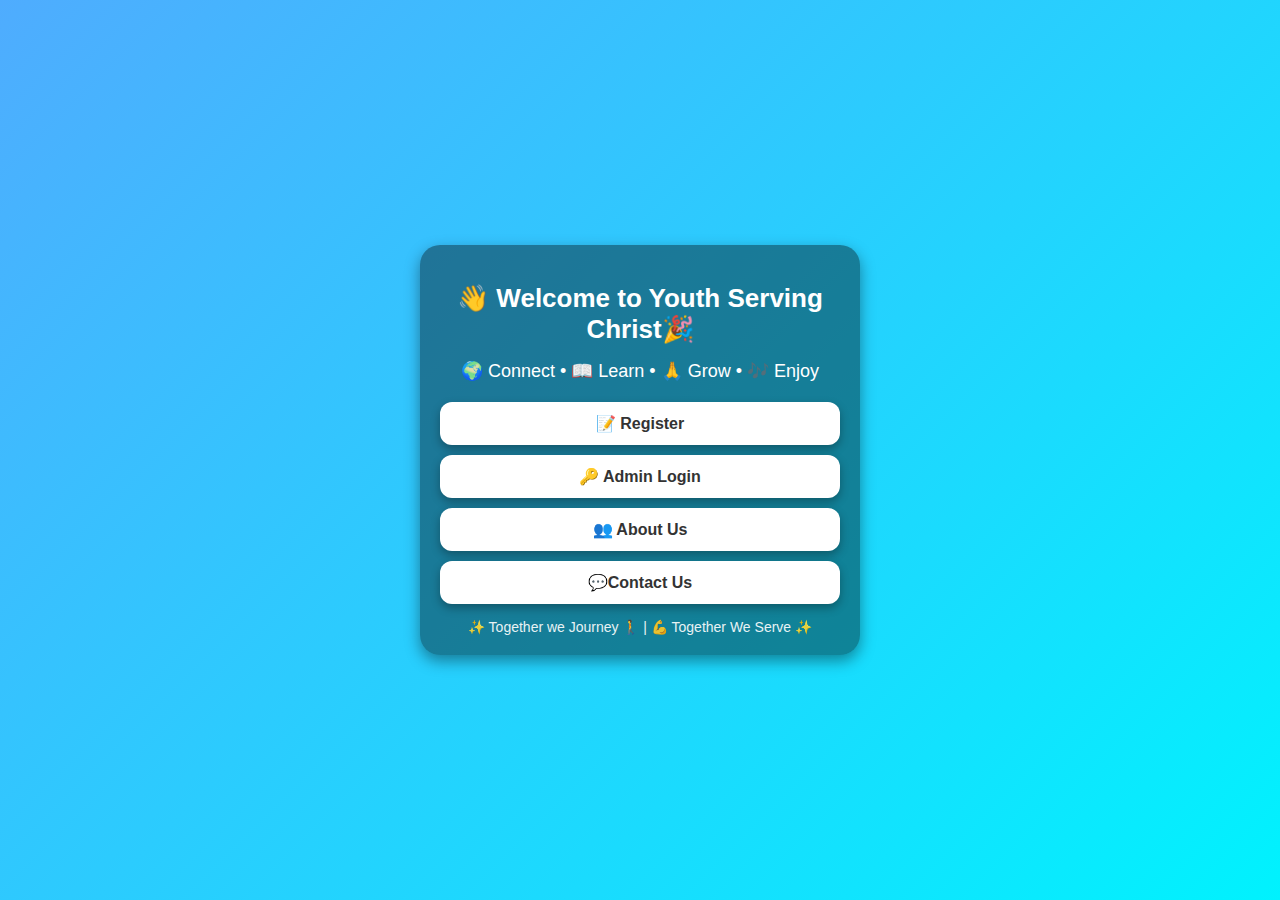
<file: index.html>
<!DOCTYPE html>
<html lang="en">
<head>
  <meta charset="UTF-8">
  <meta name="viewport" content="width=device-width, initial-scale=1.0">
  <title>YouthSystem Dashboard</title>
  <style>
    body {
      font-family: 'Poppins', sans-serif;
      margin: 0;
      padding: 0;
      background: linear-gradient(135deg, #4facfe, #00f2fe);
      color: #fff;
      display: flex;
      flex-direction: column;
      align-items: center;
      justify-content: center;
      min-height: 100vh;
      text-align: center;
    }

    .container {
      background: rgba(0, 0, 0, 0.4);
      padding: 20px;
      border-radius: 20px;
      box-shadow: 0 6px 15px rgba(0,0,0,0.4);
      width: 90%;
      max-width: 400px;
      animation: fadeIn 1s ease-in-out;
    }

    h1 {
      font-size: 26px;
      margin-bottom: 10px;
    }

    h2 {
      font-size: 18px;
      font-weight: normal;
      margin-bottom: 20px;
    }

    .btn {
      display: block;
      width: 100%;
      margin: 10px 0;
      padding: 12px;
      background: #fff;
      color: #333;
      font-weight: bold;
      border: none;
      border-radius: 12px;
      cursor: pointer;
      transition: 0.3s;
      font-size: 16px;
      box-shadow: 0 4px 10px rgba(0,0,0,0.3);
    }

    .btn:hover {
      background: #ffd700;
      transform: translateY(-3px);
    }

    footer {
      margin-top: 15px;
      font-size: 14px;
      opacity: 0.9;
    }

    @keyframes fadeIn {
      from { opacity: 0; transform: translateY(20px); }
      to { opacity: 1; transform: translateY(0); }
    }
  </style>
</head>
<body>

  <div class="container">
    <h1>👋 Welcome to Youth Serving Christ🎉</h1>
    <h2>🌍 Connect • 📖 Learn • 🙏 Grow • 🎶 Enjoy</h2>

    <button class="btn" onclick="window.location.href='register.html'">📝 Register</button>
    <button class="btn" onclick="window.location.href='login.html'">🔑 Admin Login</button>
    <button class="btn" onclick="window.location.href='events.html'">👥 About Us</button>
    <button class="btn" onclick="window.location.href='messages.html'">💬Contact Us</button>

    <footer>✨ Together we Journey  🚶 | 💪 Together We Serve ✨</footer>
  </div>

</body>
</html>
</file>
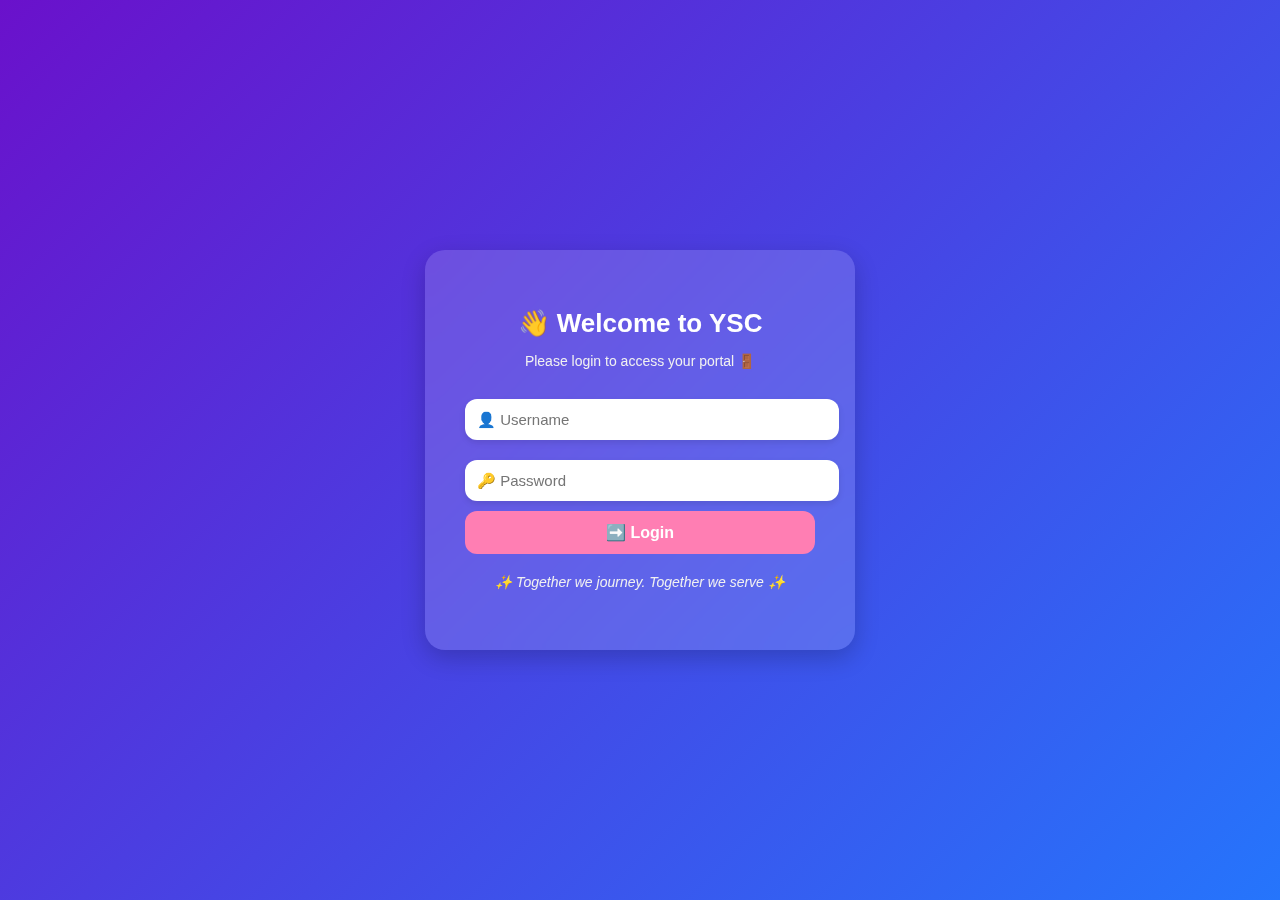
<file: login.html>
<!DOCTYPE html>
<html lang="en">
<head>
  <meta charset="UTF-8">
  <meta name="viewport" content="width=device-width, initial-scale=1.0">
  <title>YouthSystem Login</title>
  <link rel="stylesheet" href="style.css">
</head>
<body>
  <div class="container">
    <h1>👋 Welcome to YSC</h1>
    <p>Please login to access your portal 🚪</p>

    <form id="loginForm">
      <input type="text" id="username" placeholder="👤 Username" required>
      <input type="password" id="password" placeholder="🔑 Password" required>
      <button type="submit">➡️ Login</button>
    </form>

    <p class="note">✨ Together we journey. Together we serve ✨</p>
  </div>

  <script>
    document.getElementById("loginForm").addEventListener("submit", function(e){
      e.preventDefault();

      let username = document.getElementById("username").value;
      let password = document.getElementById("password").value;
      let userData = JSON.parse(localStorage.getItem("userData"));

      if(userData && userData.username === username && userData.password === password){
        window.location.href = "portal.html";
      } else {
        alert("⚠️ Invalid username or password!");
      }
    });
  </script>
</body>
</html>
</file>
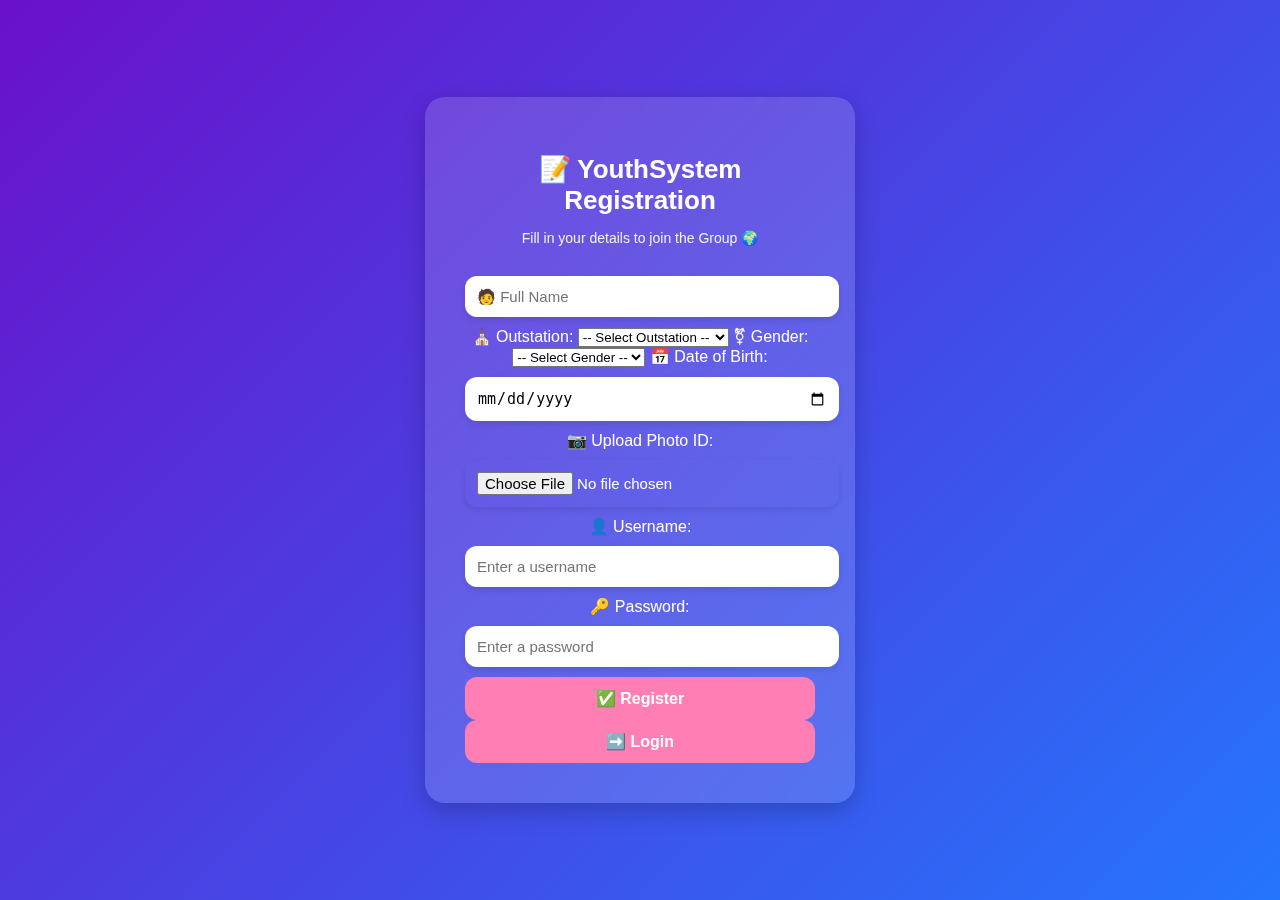
<file: portal.html>
<!DOCTYPE html>
<html lang="en">
<head>
  <meta charset="UTF-8">
  <meta name="viewport" content="width=device-width, initial-scale=1.0">
  <title>YouthSystem Dashboard</title>
  <style>
    body {
      font-family: 'Poppins', sans-serif;
      margin: 0;
      padding: 15px;
      background: linear-gradient(135deg, #667eea, #764ba2);
      color: #fff;
      display: flex;
      flex-direction: column;
      align-items: center;
      min-height: 100vh;
      text-align: center;
    }

    .dashboard {
      background: rgba(0,0,0,0.5);
      padding: 20px;
      border-radius: 20px;
      max-width: 400px;
      width: 100%;
      box-shadow: 0 6px 15px rgba(0,0,0,0.4);
      animation: fadeIn 1s ease-in-out;
    }

    img {
      width: 120px;
      height: 120px;
      border-radius: 50%;
      object-fit: cover;
      margin-bottom: 15px;
      border: 3px solid #fff;
    }

    h1 {
      font-size: 22px;
      margin-bottom: 5px;
    }

    p {
      font-size: 14px;
      margin: 5px 0;
    }

    .btn {
      margin-top: 15px;
      padding: 12px;
      width: 100%;
      background: #fff;
      color: #333;
      font-weight: bold;
      border: none;
      border-radius: 12px;
      cursor: pointer;
      transition: 0.3s;
      font-size: 16px;
      box-shadow: 0 4px 10px rgba(0,0,0,0.3);
    }

    .btn:hover {
      background: #ffd700;
      transform: translateY(-3px);
    }

    @keyframes fadeIn {
      from { opacity: 0; transform: translateY(20px); }
      to { opacity: 1; transform: translateY(0); }
    }
  </style>
</head>
<body>
  <div class="dashboard">
    <img id="userPhoto" src="" alt="User Photo">
    <h1 id="userName">Welcome</h1>
    <p><strong>⛪ Outstation:</strong> <span id="userOutstation"></span></p>
    <p><strong>⚧ Gender:</strong> <span id="userGender"></span></p>
    <p><strong>📅 Date of Birth:</strong> <span id="userDob"></span></p>
    <p><strong>👤 Username:</strong> <span id="userUsername"></span></p>

    <button class="btn" onclick="logout()">🚪 Logout</button>
    <button class="btn" onclick="window.location.href='Audio.html'">🎧 Audio</button>
    <button class="btn" onclick="window.location.href='Events.html'">📅 Calendar</button>
  </div>

  <script>
    let userData = JSON.parse(localStorage.getItem("userData"));

    if(userData){
      document.getElementById("userPhoto").src = userData.photo || "default.png";
      document.getElementById("userName").textContent = "👋 Welcome, " + userData.fullName;
      document.getElementById("userOutstation").textContent = userData.outstation;
      document.getElementById("userGender").textContent = userData.gender;
      document.getElementById("userDob").textContent = userData.dob;
      document.getElementById("userUsername").textContent = userData.username;
    } else {
      alert("⚠️ No user found. Please register first.");
      window.location.href = "register.html";
    }

    function logout(){
      localStorage.removeItem("userData");
      window.location.href = "login.html";
    }
  </script>
</body>
</html>
</file>
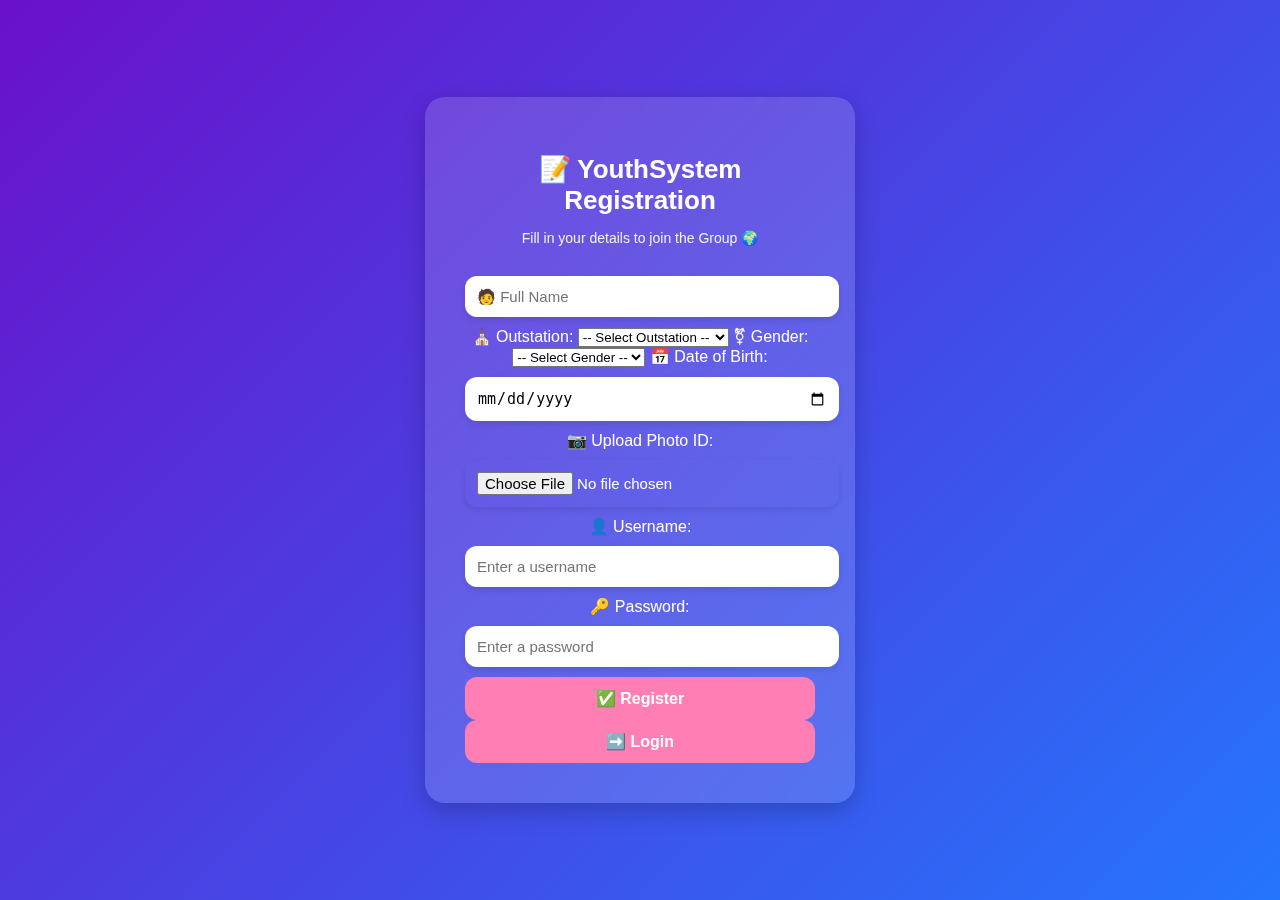
<file: register.html>
<!DOCTYPE html>
<html lang="en">
<head>
  <meta charset="UTF-8">
  <meta name="viewport" content="width=device-width, initial-scale=1.0">
  <title>YouthSystem Register</title>
  <link rel="stylesheet" href="style.css">
</head>
<body>
  <div class="container">
    <h1>📝 YouthSystem Registration</h1>
    <p>Fill in your details to join the Group 🌍</p>

    <form id="registerForm">
      <!-- Full Name -->
      <input type="text" id="fullName" placeholder="🧑 Full Name" required>

      <!-- Outstation Dropdown -->
      <label for="outstation">⛪ Outstation:</label>
      <select id="outstation" required>
        <option value="">-- Select Outstation --</option>
        <option value="Sacred Heart">Sacred Heart Ngando</option>
        <option value="St. Vincent">St. Vincent Palotti</option>
        <option value="St. Francis">St. Francis of Assisi</option>
        <option value="Blessed Elizabetta">Ble Elizabetta</option>
      </select>

      <!-- Gender -->
      <label for="gender">⚧ Gender:</label>
      <select id="gender" required>
        <option value="">-- Select Gender --</option>
        <option value="Male">Male</option>
        <option value="Female">Female</option>
      </select>

      <!-- Date of Birth -->
      <label for="dob">📅 Date of Birth:</label>
      <input type="date" id="dob" required>

      <!-- Upload Photo ID -->
      <label for="photo">📷 Upload Photo ID:</label>
      <input type="file" id="photo" accept="image/*" required>

      <!-- Username & Password -->
      <label for="username">👤 Username:</label>
      <input type="text" id="username" placeholder="Enter a username" required>

      <label for="password">🔑 Password:</label>
      <input type="password" id="password" placeholder="Enter a password" required>

      <!-- Submit -->
      <button type="submit" class="btn">✅ Register</button>
      <button type="button" class="btn" onclick="window.location.href='login.html'">➡️ Login</button>
    </form>
  </div>

  <script>
    document.getElementById("registerForm").addEventListener("submit", function(e){
      e.preventDefault();
      
      let fullName = document.getElementById("fullName").value;
      let outstation = document.getElementById("outstation").value;
      let gender = document.getElementById("gender").value;
      let dob = document.getElementById("dob").value;
      let username = document.getElementById("username").value;
      let password = document.getElementById("password").value;
      let photoFile = document.getElementById("photo").files[0];

      if(photoFile){
        let reader = new FileReader();
        reader.onload = function(event){
          let photoBase64 = event.target.result;

          let userData = {
            fullName,
            outstation,
            gender,
            dob,
            username,
            password,
            photo: photoBase64
          };
          localStorage.setItem("userData", JSON.stringify(userData));

          alert("🎉 Welcome " + fullName + "! Your account (" + username + ") is now registered. 🚀");
          window.location.href = "login.html";
        };
        reader.readAsDataURL(photoFile);
      }
    });
  </script>
</body>
</html>
</file>
<file: style.css>
/* General page style  this is for LOGIN PAGE */
body {
  margin: 0;
  padding: 0;
  font-family: 'Segoe UI', Tahoma, Geneva, Verdana, sans-serif;
  background: linear-gradient(135deg, #6a11cb, #2575fc);
  height: 100vh;
  display: flex;
  justify-content: center;
  align-items: center;
}

/* Login container */
.container {
  background: rgba(255, 255, 255, 0.15);
  backdrop-filter: blur(10px);
  padding: 40px;
  border-radius: 20px;
  box-shadow: 0 8px 25px rgba(0,0,0,0.2);
  text-align: center;
  width: 350px;
  color: white;
}

/* Heading */
.container h1 {
  margin-bottom: 10px;
  font-size: 26px;
  font-weight: bold;
}

/* Subtext */
.container p {
  margin-bottom: 20px;
  font-size: 14px;
  color: #f1f1f1;
}

/* Input fields */
.container input {
  width: 100%;
  padding: 12px;
  margin: 10px 0;
  border: none;
  border-radius: 12px;
  outline: none;
  font-size: 15px;
  box-shadow: 0 3px 6px rgba(0,0,0,0.1);
}

/* Login button */
.container button {
  width: 100%;
  padding: 12px;
  background: #ff7eb3;
  border: none;
  border-radius: 12px;
  color: white;
  font-size: 16px;
  font-weight: bold;
  cursor: pointer;
  transition: 0.3s;
}

.container button:hover {
  background: #ff4f81;
  transform: translateY(-2px);
  box-shadow: 0 6px 15px rgba(0,0,0,0.2);
}

/* Bottom note */
.note {
  margin-top: 20px;
  font-size: 13px;
  color: #ffe4ec;
  font-style: italic;
}
</file>
